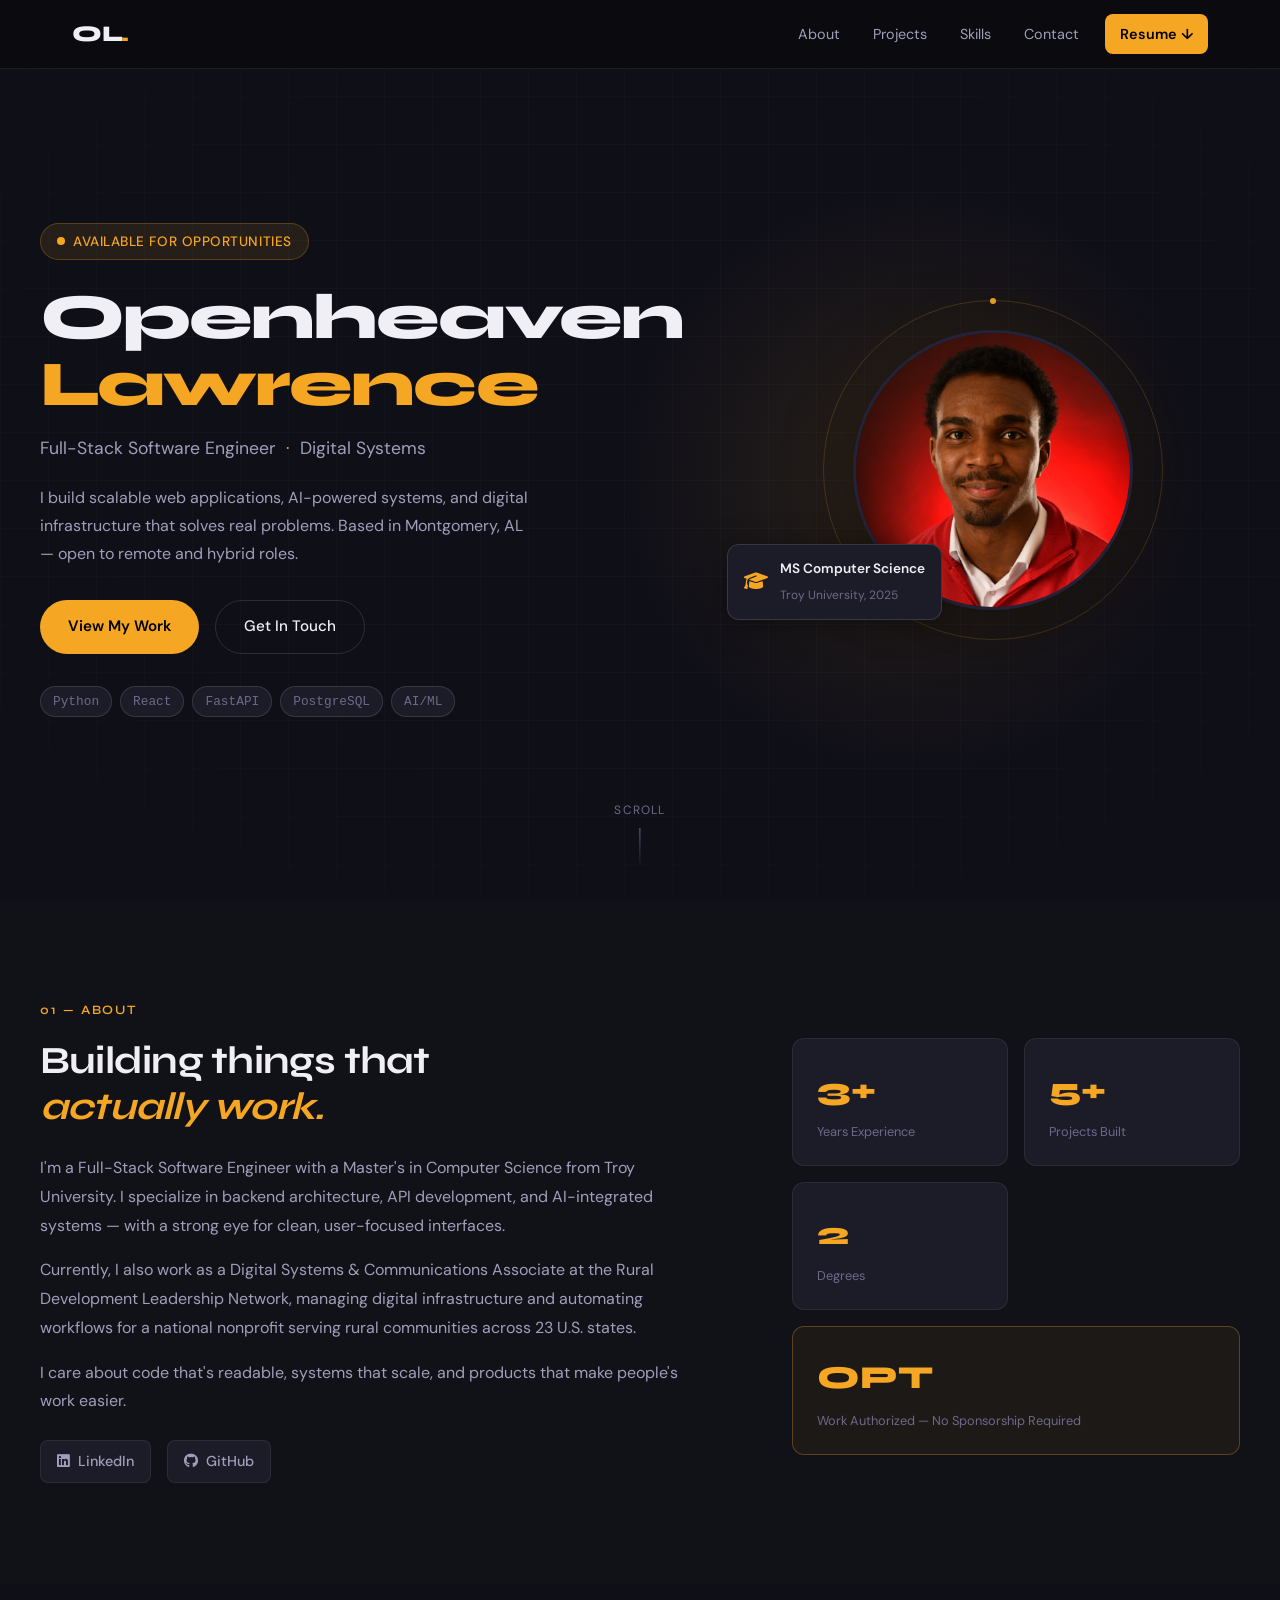
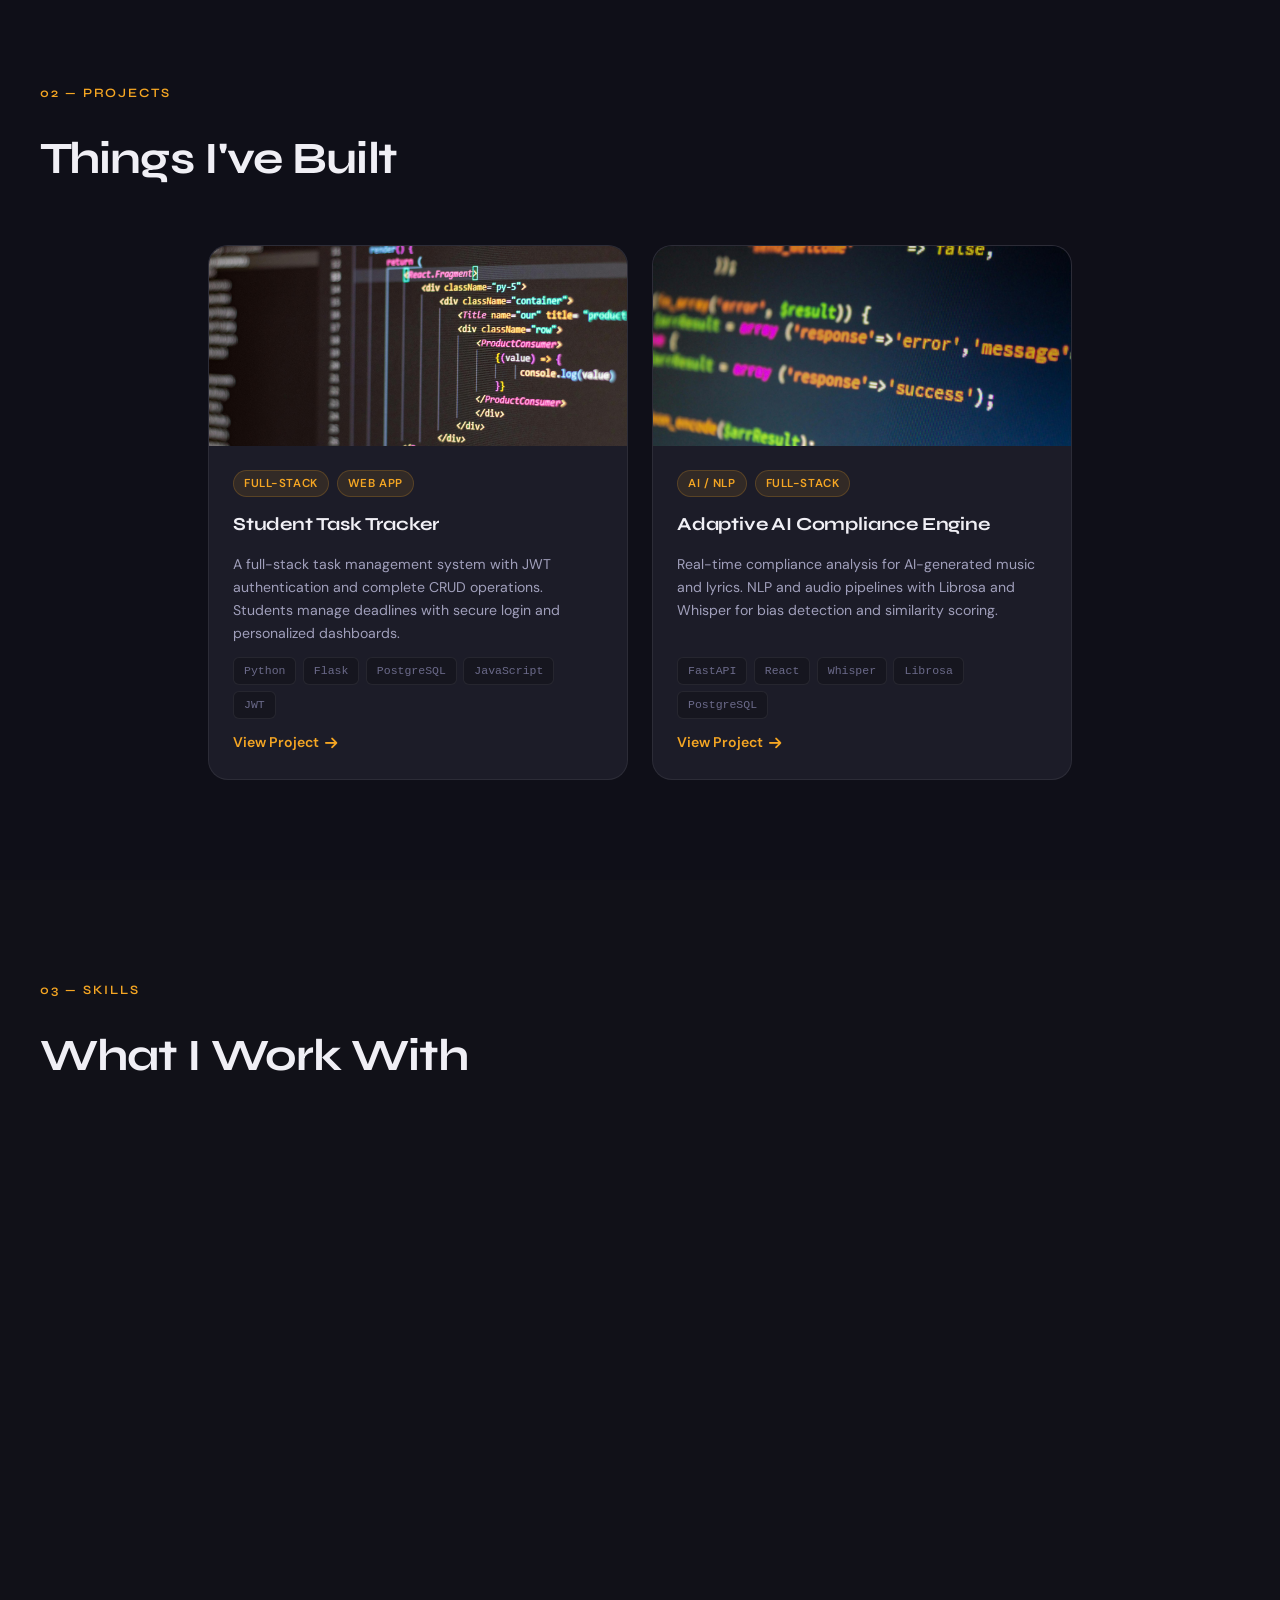
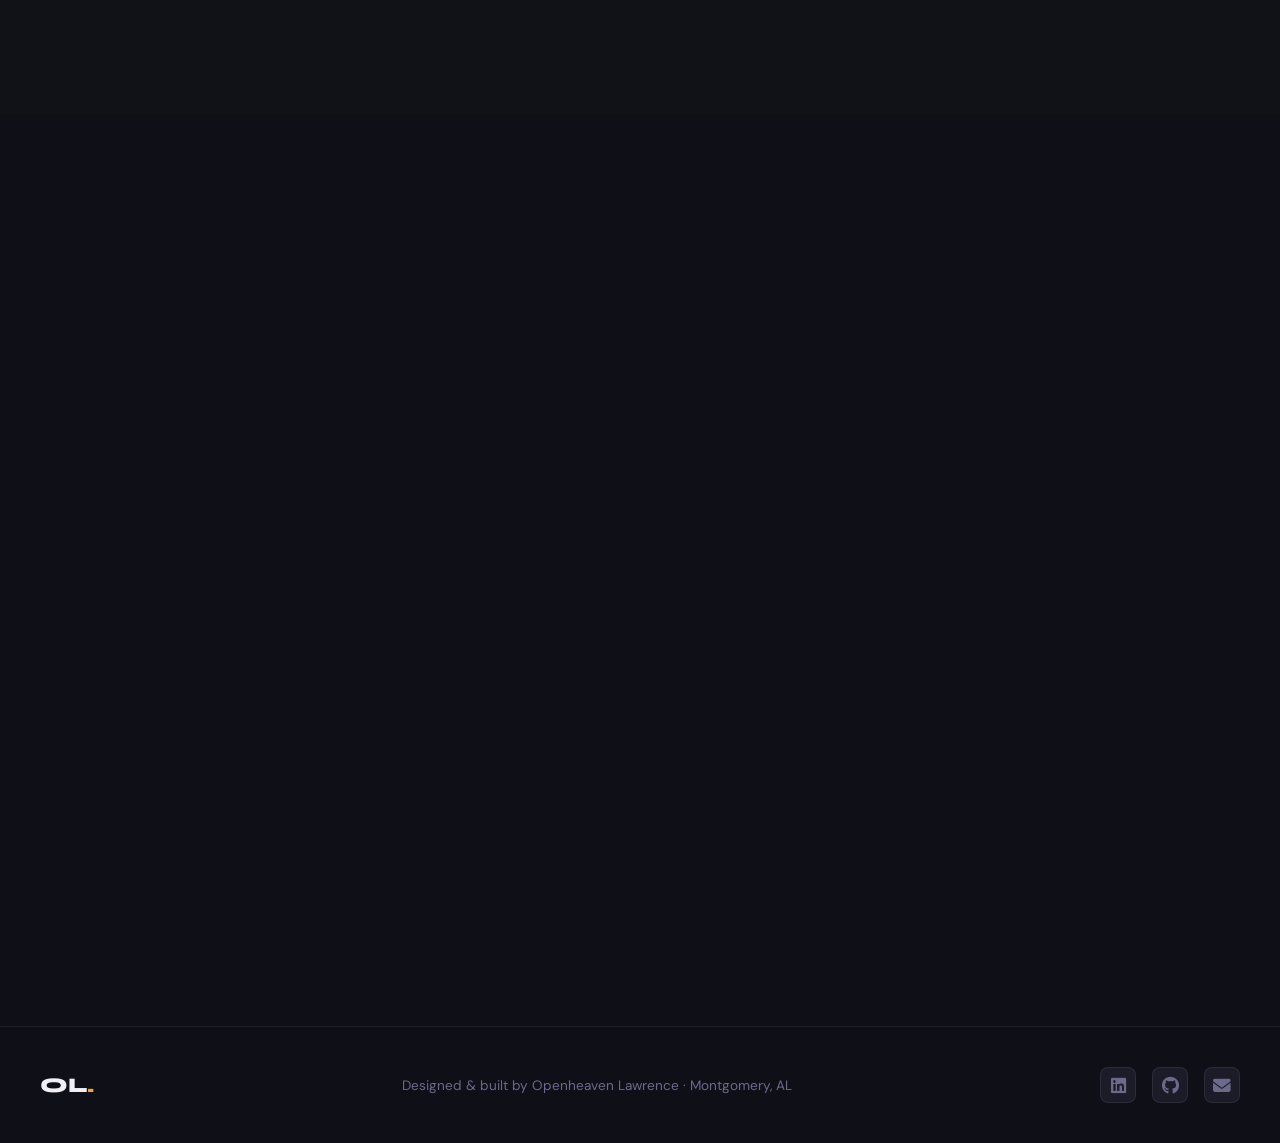
<file: index.html>
<!DOCTYPE html>
<html lang="en">
<head>
  <meta charset="UTF-8" />
  <meta name="viewport" content="width=device-width, initial-scale=1.0"/>
  <title>Openheaven Lawrence — Software Engineer</title>
  <link rel="preconnect" href="https://fonts.googleapis.com">
  <link rel="preconnect" href="https://fonts.gstatic.com" crossorigin>
  <link href="https://fonts.googleapis.com/css2?family=Syne:wght@400;600;700;800&family=DM+Sans:ital,opsz,wght@0,9..40,300;0,9..40,400;0,9..40,500;1,9..40,300&display=swap" rel="stylesheet">
  <link rel="stylesheet" href="https://cdnjs.cloudflare.com/ajax/libs/font-awesome/6.5.0/css/all.min.css"/>
  <link rel="stylesheet" href="styles.css">
</head>
<body>

  <nav id="navbar">
    <div class="nav-inner">
      <a class="nav-logo" href="#">OL<span class="dot">.</span></a>
      <div class="nav-links">
        <a href="#about">About</a>
        <a href="#projects">Projects</a>
        <a href="#skills">Skills</a>
        <a href="#contact">Contact</a>
        <a href="assets/MyResume.pdf" class="nav-cta" download>Resume ↓</a>
      </div>
      <button class="nav-burger" id="burger" aria-label="Toggle menu">
        <span></span><span></span><span></span>
      </button>
    </div>
  </nav>

  <div class="mobile-menu" id="mobileMenu">
    <a href="#about" class="mob-link">About</a>
    <a href="#projects" class="mob-link">Projects</a>
    <a href="#skills" class="mob-link">Skills</a>
    <a href="#contact" class="mob-link">Contact</a>
    <a href="assets/MyResume.pdf" class="mob-link cta-mob" download>Download Resume</a>
  </div>

  <section id="hero">
    <div class="hero-bg-grid"></div>
    <div class="hero-glow"></div>
    <div class="hero-inner">
      <div class="hero-text">
        <div class="hero-eyebrow">
          <span class="pulse-dot"></span>
          Available for opportunities
        </div>
        <h1 class="hero-name">Openheaven<br><span class="name-accent">Lawrence</span></h1>
        <p class="hero-role">Full-Stack Software Engineer <span class="role-sep">·</span> Digital Systems</p>
        <p class="hero-bio">I build scalable web applications, AI-powered systems, and digital infrastructure that solves real problems. Based in Montgomery, AL — open to remote and hybrid roles.</p>
        <div class="hero-actions">
          <a href="#projects" class="btn-primary">View My Work</a>
          <a href="#contact" class="btn-ghost">Get In Touch</a>
        </div>
        <div class="hero-stack">
          <span>Python</span><span>React</span><span>FastAPI</span><span>PostgreSQL</span><span>AI/ML</span>
        </div>
      </div>
      <div class="hero-image-wrap">
        <div class="hero-image-ring"></div>
        <img src="./images/myImage.jpg" alt="Openheaven Lawrence" class="hero-photo"/>
        <div class="hero-card floating">
          <i class="fa-solid fa-graduation-cap"></i>
          <div>
            <strong>MS Computer Science</strong>
            <span>Troy University, 2025</span>
          </div>
        </div>
      </div>
    </div>
    <div class="scroll-hint">
      <span>Scroll</span>
      <div class="scroll-line"></div>
    </div>
  </section>

  <section id="about">
    <div class="section-inner">
      <div class="section-label">01 — About</div>
      <div class="about-grid">
        <div class="about-text">
          <h2>Building things that<br><em>actually work.</em></h2>
          <p>I'm a Full-Stack Software Engineer with a Master's in Computer Science from Troy University. I specialize in backend architecture, API development, and AI-integrated systems — with a strong eye for clean, user-focused interfaces.</p>
          <p>Currently, I also work as a Digital Systems & Communications Associate at the Rural Development Leadership Network, managing digital infrastructure and automating workflows for a national nonprofit serving rural communities across 23 U.S. states.</p>
          <p>I care about code that's readable, systems that scale, and products that make people's work easier.</p>
          <div class="about-links">
            <a href="https://www.linkedin.com/in/openheaven-lawrence-335035288/" target="_blank" class="social-link">
              <i class="fa-brands fa-linkedin"></i> LinkedIn
            </a>
            <a href="https://github.com/lawopenheaven" target="_blank" class="social-link">
              <i class="fa-brands fa-github"></i> GitHub
            </a>
          </div>
        </div>
        <div class="about-stats">
          <div class="stat-card">
            <span class="stat-num">3+</span>
            <span class="stat-label">Years Experience</span>
          </div>
          <div class="stat-card">
            <span class="stat-num">5+</span>
            <span class="stat-label">Projects Built</span>
          </div>
          <div class="stat-card">
            <span class="stat-num">2</span>
            <span class="stat-label">Degrees</span>
          </div>
          <div class="stat-card highlight">
            <span class="stat-num">OPT</span>
            <span class="stat-label">Work Authorized — No Sponsorship Required</span>
          </div>
        </div>
      </div>
    </div>
  </section>

  <section id="projects">
    <div class="section-inner">
      <div class="section-label">02 — Projects</div>
      <h2 class="section-title">Things I've Built</h2>
      <div class="projects-grid">

        <div class="project-card featured">
          <div class="project-img-wrap">
            <img src="images/recent-project1.jpg" alt="Student Task Tracker"/>
            <div class="project-overlay">
              <a href="https://lawopenheaven.github.io/student-task-tracker/login.html" target="_blank" class="overlay-btn">Live Demo <i class="fa-solid fa-arrow-up-right-from-square"></i></a>
            </div>
          </div>
          <div class="project-info">
            <div class="project-meta">
              <span class="project-tag">Full-Stack</span>
              <span class="project-tag">Web App</span>
            </div>
            <h3>Student Task Tracker</h3>
            <p>A full-stack task management system with JWT authentication and complete CRUD operations. Students manage deadlines with secure login and personalized dashboards.</p>
            <div class="project-stack">
              <span>Python</span><span>Flask</span><span>PostgreSQL</span><span>JavaScript</span><span>JWT</span>
            </div>
            <a href="https://lawopenheaven.github.io/student-task-tracker/login.html" target="_blank" class="project-link">
              View Project <i class="fa-solid fa-arrow-right"></i>
            </a>
          </div>
        </div>

        <div class="project-card">
          <div class="project-img-wrap">
            <img src="images/recent-project2.jpg" alt="AI Compliance Engine"/>
          </div>
          <div class="project-info">
            <div class="project-meta">
              <span class="project-tag">AI / NLP</span>
              <span class="project-tag">Full-Stack</span>
            </div>
            <h3>Adaptive AI Compliance Engine</h3>
            <p>Real-time compliance analysis for AI-generated music and lyrics. NLP and audio pipelines with Librosa and Whisper for bias detection and similarity scoring.</p>
            <div class="project-stack">
              <span>FastAPI</span><span>React</span><span>Whisper</span><span>Librosa</span><span>PostgreSQL</span>
            </div>
            <a href="https://github.com/LawOpenheaven/musicpolice" target="_blank" class="project-link">
              View Project <i class="fa-solid fa-arrow-right"></i>
            </a>
          </div>
        </div>


      </div>
    </div>
  </section>

  <section id="skills">
    <div class="section-inner">
      <div class="section-label">03 — Skills</div>
      <h2 class="section-title">What I Work With</h2>
      <div class="skills-grid">
        <div class="skill-group">
          <div class="skill-group-icon"><i class="fa-solid fa-paintbrush"></i></div>
          <h4>Frontend</h4>
          <div class="skill-tags"><span>React</span><span>JavaScript</span><span>HTML5</span><span>CSS3</span></div>
        </div>
        <div class="skill-group">
          <div class="skill-group-icon"><i class="fa-solid fa-server"></i></div>
          <h4>Backend</h4>
          <div class="skill-tags"><span>Python</span><span>FastAPI</span><span>Flask</span><span>REST APIs</span><span>C++</span></div>
        </div>
        <div class="skill-group">
          <div class="skill-group-icon"><i class="fa-solid fa-database"></i></div>
          <h4>Databases</h4>
          <div class="skill-tags"><span>PostgreSQL</span><span>SQL</span></div>
        </div>
        <div class="skill-group">
          <div class="skill-group-icon"><i class="fa-solid fa-brain"></i></div>
          <h4>AI / ML</h4>
          <div class="skill-tags"><span>TensorFlow</span><span>Keras</span><span>scikit-learn</span><span>OpenCV</span><span>NLP</span></div>
        </div>
        <div class="skill-group">
          <div class="skill-group-icon"><i class="fa-solid fa-bullhorn"></i></div>
          <h4>Digital Systems</h4>
          <div class="skill-tags"><span>Google Workspace</span><span>Canva</span><span>LinkedIn</span><span>Workflow Automation</span></div>
        </div>
        <div class="skill-group">
          <div class="skill-group-icon"><i class="fa-solid fa-wrench"></i></div>
          <h4>Tools</h4>
          <div class="skill-tags"><span>Git</span><span>Linux</span><span>VS Code</span><span>JWT Auth</span></div>
        </div>
      </div>
    </div>
  </section>

  <section id="contact">
    <div class="section-inner">
      <div class="section-label">04 — Contact</div>
      <h2 class="section-title">Let's Work Together</h2>
      <p class="contact-intro">I'm actively looking for software engineering and digital systems roles. Whether you have a position, a project, or just want to connect — my inbox is open.</p>
      <div class="contact-grid">
        <div class="contact-info-block">
          <div class="contact-item">
            <div class="contact-icon"><i class="fa-solid fa-envelope"></i></div>
            <div>
              <span class="contact-label">Email</span>
              <a href="mailto:openheavenlawrence77@gmail.com">openheavenlawrence77@gmail.com</a>
            </div>
          </div>
          <div class="contact-item">
            <div class="contact-icon"><i class="fa-solid fa-phone"></i></div>
            <div>
              <span class="contact-label">Phone</span>
              <a href="tel:+13344400743">+1 (334) 440-0743</a>
            </div>
          </div>
          <div class="contact-item">
            <div class="contact-icon"><i class="fa-solid fa-location-dot"></i></div>
            <div>
              <span class="contact-label">Location</span>
              <span>Montgomery, Alabama, USA</span>
            </div>
          </div>
          <div class="contact-item">
            <div class="contact-icon"><i class="fa-brands fa-linkedin"></i></div>
            <div>
              <span class="contact-label">LinkedIn</span>
              <a href="https://www.linkedin.com/in/openheaven-lawrence-335035288/" target="_blank">openheaven-lawrence</a>
            </div>
          </div>
        </div>
        <form class="contact-form" action="https://formspree.io/f/meelovyd" method="post">
          <div class="form-row">
            <div class="form-group">
              <label>Your Name</label>
              <input type="text" name="name" placeholder="Jane Smith" required/>
            </div>
            <div class="form-group">
              <label>Email Address</label>
              <input type="email" name="email" placeholder="jane@company.com" required/>
            </div>
          </div>
          <div class="form-group">
            <label>Subject</label>
            <input type="text" name="subject" placeholder="Job opportunity at Acme Corp"/>
          </div>
          <div class="form-group">
            <label>Message</label>
            <textarea name="message" rows="5" placeholder="Tell me about the role or project..."></textarea>
          </div>
          <button type="submit" class="btn-primary full-width">Send Message <i class="fa-solid fa-paper-plane"></i></button>
        </form>
      </div>
    </div>
  </section>

  <footer>
    <div class="footer-inner">
      <span class="footer-logo">OL<span class="dot">.</span></span>
      <p>Designed & built by Openheaven Lawrence · Montgomery, AL</p>
      <div class="footer-links">
        <a href="https://www.linkedin.com/in/openheaven-lawrence-335035288/" target="_blank"><i class="fa-brands fa-linkedin"></i></a>
        <a href="https://github.com/lawopenheaven" target="_blank"><i class="fa-brands fa-github"></i></a>
        <a href="mailto:openheavenlawrence77@gmail.com"><i class="fa-solid fa-envelope"></i></a>
      </div>
    </div>
  </footer>

  <script src="index.js"></script>
</body>
</html>
</file>
<file: styles.css>
/* ========================================
   OPENHEAVEN LAWRENCE — PORTFOLIO STYLES
   Theme: Dark editorial with amber accent
   ======================================== */

:root {
  --bg: #0f0f18;
  --bg2: #111118;
  --bg3: #16161f;
  --surface: #1c1c28;
  --surface2: #22223a;
  --border: rgba(255,255,255,0.07);
  --border2: rgba(255,255,255,0.12);
  --accent: #f5a623;
  --accent2: #ff6b35;
  --text: #f0eff5;
  --text2: #a09fbb;
  --text3: #6b6a8a;
  --font-display: 'Syne', sans-serif;
  --font-body: 'DM Sans', sans-serif;
  --radius: 12px;
  --radius-lg: 20px;
  --shadow: 0 4px 32px rgba(0,0,0,0.4);
  --shadow-lg: 0 8px 64px rgba(0,0,0,0.6);
  --transition: 0.3s cubic-bezier(0.4, 0, 0.2, 1);
}

*, *::before, *::after { box-sizing: border-box; margin: 0; padding: 0; }

html { scroll-behavior: smooth; }

body {
  font-family: var(--font-body);
  background: var(--bg);
  color: var(--text);
  line-height: 1.7;
  overflow-x: hidden;
  -webkit-font-smoothing: antialiased;
}

/* ── SCROLLBAR ── */
::-webkit-scrollbar { width: 4px; }
::-webkit-scrollbar-track { background: var(--bg); }
::-webkit-scrollbar-thumb { background: var(--accent); border-radius: 4px; }

/* ── SELECTION ── */
::selection { background: var(--accent); color: #000; }

/* ── NAV ── */
#navbar {
  position: fixed; top: 0; left: 0; right: 0; z-index: 100;
  background: rgba(10,10,15,0.85);
  backdrop-filter: blur(20px);
  border-bottom: 1px solid var(--border);
  transition: var(--transition);
}
#navbar.scrolled { background: rgba(10,10,15,0.97); }

.nav-inner {
  max-width: 1200px; margin: 0 auto;
  padding: 0 2rem;
  height: 68px;
  display: flex; align-items: center; justify-content: space-between;
}

.nav-logo {
  font-family: var(--font-display);
  font-weight: 800; font-size: 1.4rem;
  color: var(--text); text-decoration: none;
  letter-spacing: -0.02em;
}

.dot { color: var(--accent); }

.nav-links {
  display: flex; align-items: center; gap: 0.25rem;
}

.nav-links a {
  color: var(--text2); text-decoration: none;
  font-size: 0.9rem; font-weight: 400;
  padding: 0.5rem 0.9rem;
  border-radius: 8px;
  transition: var(--transition);
}
.nav-links a:hover { color: var(--text); background: var(--surface); }

.nav-cta {
  background: var(--accent) !important;
  color: #000 !important;
  font-weight: 600 !important;
  margin-left: 0.5rem;
}
.nav-cta:hover { background: #ffbb44 !important; transform: translateY(-1px); }

.nav-burger {
  display: none; flex-direction: column; gap: 5px;
  background: none; border: none; cursor: pointer; padding: 4px;
}
.nav-burger span {
  display: block; width: 22px; height: 2px;
  background: var(--text); border-radius: 2px;
  transition: var(--transition);
}

/* ── MOBILE MENU ── */
.mobile-menu {
  position: fixed; top: 68px; left: 0; right: 0; z-index: 99;
  background: var(--bg2);
  border-bottom: 1px solid var(--border);
  display: none; flex-direction: column; padding: 1rem 2rem 1.5rem;
  gap: 0.25rem;
  transform: translateY(-10px); opacity: 0;
  transition: var(--transition);
}
.mobile-menu.open { display: flex; transform: translateY(0); opacity: 1; }

.mob-link {
  color: var(--text2); text-decoration: none;
  font-size: 1.05rem; padding: 0.75rem 0;
  border-bottom: 1px solid var(--border);
  transition: var(--transition);
}
.mob-link:hover { color: var(--accent); }
.cta-mob {
  margin-top: 0.5rem;
  background: var(--accent); color: #000 !important;
  text-align: center; border-radius: 8px; font-weight: 600;
  border: none !important;
}

/* ── HERO ── */
#hero {
  min-height: 100vh;
  display: flex; align-items: center;
  padding: 100px 2rem 60px;
  position: relative; overflow: hidden;
}

.hero-bg-grid {
  position: absolute; inset: 0; z-index: 0;
  background-image:
    linear-gradient(rgba(255,255,255,0.025) 1px, transparent 1px),
    linear-gradient(90deg, rgba(255,255,255,0.025) 1px, transparent 1px);
  background-size: 48px 48px;
  mask-image: radial-gradient(ellipse 80% 70% at 50% 50%, black 40%, transparent 100%);
}

.hero-glow {
  position: absolute; top: 20%; right: 5%;
  width: 600px; height: 600px;
  background: radial-gradient(circle, rgba(245,166,35,0.12) 0%, transparent 70%);
  z-index: 0; pointer-events: none;
}

.hero-inner {
  position: relative; z-index: 1;
  max-width: 1200px; margin: 0 auto; width: 100%;
  display: grid; grid-template-columns: 1fr 1fr;
  gap: 4rem; align-items: center;
}

.hero-eyebrow {
  display: inline-flex; align-items: center; gap: 8px;
  font-size: 0.85rem; color: var(--accent);
  font-weight: 500; letter-spacing: 0.04em;
  text-transform: uppercase;
  background: rgba(245,166,35,0.1);
  border: 1px solid rgba(245,166,35,0.25);
  border-radius: 100px;
  padding: 6px 16px;
  margin-bottom: 1.5rem;
}

.pulse-dot {
  width: 8px; height: 8px; border-radius: 50%;
  background: var(--accent);
  box-shadow: 0 0 0 0 rgba(245,166,35,0.5);
  animation: pulse 2s infinite;
}

@keyframes pulse {
  0% { box-shadow: 0 0 0 0 rgba(245,166,35,0.5); }
  70% { box-shadow: 0 0 0 8px rgba(245,166,35,0); }
  100% { box-shadow: 0 0 0 0 rgba(245,166,35,0); }
}

.hero-name {
  font-family: var(--font-display);
  font-size: clamp(2.8rem, 5vw, 4.5rem);
  font-weight: 800;
  line-height: 1.05;
  letter-spacing: -0.03em;
  margin-bottom: 1rem;
}

.name-accent { color: var(--accent); }

.hero-role {
  font-size: 1.1rem; color: var(--text2);
  margin-bottom: 1.25rem; font-weight: 400;
}

.role-sep { color: var(--accent); margin: 0 6px; }

.hero-bio {
  font-size: 1rem; color: var(--text2);
  max-width: 500px; margin-bottom: 2rem;
  line-height: 1.75;
}

.hero-actions {
  display: flex; gap: 1rem; flex-wrap: wrap;
  margin-bottom: 2rem;
}

.hero-stack {
  display: flex; flex-wrap: wrap; gap: 0.5rem;
}
.hero-stack span {
  background: var(--surface);
  border: 1px solid var(--border2);
  color: var(--text3);
  font-size: 0.8rem;
  padding: 4px 12px;
  border-radius: 100px;
  font-family: 'Courier New', monospace;
}

/* ── HERO IMAGE ── */
.hero-image-wrap {
  position: relative;
  display: flex; justify-content: center; align-items: center;
}

.hero-image-ring {
  position: absolute;
  width: 340px; height: 340px;
  border-radius: 50%;
  border: 1px solid rgba(245,166,35,0.2);
  animation: spin 20s linear infinite;
}
.hero-image-ring::before {
  content: '';
  position: absolute; top: -3px; left: 50%;
  width: 6px; height: 6px;
  background: var(--accent); border-radius: 50%;
  transform: translateX(-50%);
}

@keyframes spin { from { transform: rotate(0deg); } to { transform: rotate(360deg); } }

.hero-photo {
  width: 280px; height: 280px;
  border-radius: 50%;
  object-fit: cover; object-position: top;
  border: 3px solid var(--surface2);
  box-shadow: var(--shadow-lg), 0 0 60px rgba(245,166,35,0.1);
  position: relative; z-index: 1;
}

.hero-card {
  position: absolute;
  bottom: -10px; left: -20px;
  background: var(--surface);
  border: 1px solid var(--border2);
  border-radius: var(--radius);
  padding: 12px 16px;
  display: flex; align-items: center; gap: 12px;
  box-shadow: var(--shadow);
  z-index: 2;
}
.hero-card i { color: var(--accent); font-size: 1.2rem; }
.hero-card strong { display: block; font-size: 0.85rem; font-weight: 600; }
.hero-card span { font-size: 0.75rem; color: var(--text3); }

@keyframes float {
  0%, 100% { transform: translateY(0); }
  50% { transform: translateY(-8px); }
}
.floating { animation: float 4s ease-in-out infinite; }

.scroll-hint {
  position: absolute; bottom: 2rem; left: 50%;
  transform: translateX(-50%);
  display: flex; flex-direction: column; align-items: center; gap: 8px;
  color: var(--text3); font-size: 0.75rem; letter-spacing: 0.1em; text-transform: uppercase;
}
.scroll-line {
  width: 1px; height: 40px;
  background: linear-gradient(to bottom, var(--text3), transparent);
  animation: scrollDown 1.5s ease-in-out infinite;
}
@keyframes scrollDown {
  0% { transform: scaleY(0); transform-origin: top; }
  50% { transform: scaleY(1); transform-origin: top; }
  51% { transform: scaleY(1); transform-origin: bottom; }
  100% { transform: scaleY(0); transform-origin: bottom; }
}

/* ── BUTTONS ── */
.btn-primary {
  display: inline-flex; align-items: center; gap: 8px;
  background: var(--accent); color: #000;
  font-family: var(--font-body);
  font-weight: 600; font-size: 0.95rem;
  padding: 13px 28px;
  border-radius: 100px;
  text-decoration: none; border: none; cursor: pointer;
  transition: var(--transition);
}
.btn-primary:hover { background: #ffbb44; transform: translateY(-2px); box-shadow: 0 8px 24px rgba(245,166,35,0.3); }
.btn-primary.full-width { width: 100%; justify-content: center; }

.btn-ghost {
  display: inline-flex; align-items: center; gap: 8px;
  background: transparent; color: var(--text);
  font-family: var(--font-body);
  font-weight: 500; font-size: 0.95rem;
  padding: 13px 28px;
  border-radius: 100px;
  text-decoration: none;
  border: 1px solid var(--border2);
  transition: var(--transition);
}
.btn-ghost:hover { border-color: var(--accent); color: var(--accent); background: rgba(245,166,35,0.05); }

/* ── SECTIONS ── */
section { padding: 100px 2rem; }
section:nth-child(even) { background: var(--bg2); }

.section-inner { max-width: 1200px; margin: 0 auto; }

.section-label {
  font-family: var(--font-display);
  font-size: 0.8rem; letter-spacing: 0.15em;
  text-transform: uppercase; color: var(--accent);
  font-weight: 600; margin-bottom: 1rem;
}

.section-title {
  font-family: var(--font-display);
  font-size: clamp(2rem, 4vw, 2.8rem);
  font-weight: 700; letter-spacing: -0.02em;
  margin-bottom: 3rem;
}

/* ── ABOUT ── */
.about-grid {
  display: grid; grid-template-columns: 1.2fr 0.8fr;
  gap: 5rem; align-items: start;
}

.about-text h2 {
  font-family: var(--font-display);
  font-size: clamp(1.8rem, 3vw, 2.5rem);
  font-weight: 700; line-height: 1.2;
  letter-spacing: -0.02em;
  margin-bottom: 1.5rem;
}
.about-text h2 em { color: var(--accent); font-style: italic; }

.about-text p {
  color: var(--text2); margin-bottom: 1rem; font-size: 1rem; line-height: 1.8;
}

.about-links { display: flex; gap: 1rem; margin-top: 1.5rem; flex-wrap: wrap; }

.social-link {
  display: inline-flex; align-items: center; gap: 8px;
  color: var(--text2); text-decoration: none;
  font-size: 0.9rem; font-weight: 500;
  padding: 8px 16px;
  background: var(--surface); border: 1px solid var(--border);
  border-radius: 8px; transition: var(--transition);
}
.social-link:hover { color: var(--accent); border-color: var(--accent); background: rgba(245,166,35,0.05); }

.about-stats {
  display: grid; grid-template-columns: 1fr 1fr; gap: 1rem;
}

.stat-card {
  background: var(--surface);
  border: 1px solid var(--border);
  border-radius: var(--radius);
  padding: 1.5rem;
  display: flex; flex-direction: column; gap: 6px;
  transition: var(--transition);
}
.stat-card:hover { border-color: var(--border2); transform: translateY(-2px); }
.stat-card.highlight { grid-column: 1 / -1; border-color: rgba(245,166,35,0.3); background: rgba(245,166,35,0.05); }

.stat-num {
  font-family: var(--font-display);
  font-size: 2rem; font-weight: 800;
  color: var(--accent);
}

.stat-label { font-size: 0.8rem; color: var(--text3); line-height: 1.4; }

/* ── PROJECTS ── */
.projects-grid {
  display: grid; grid-template-columns: repeat(2, minmax(0, 420px));
  gap: 1.5rem; justify-content: center;
}

.project-card {
  background: var(--surface);
  border: 1px solid var(--border);
  border-radius: var(--radius-lg);
  overflow: hidden;
  display: flex; flex-direction: column;
  transition: var(--transition);
}
.project-card:hover { border-color: var(--border2); transform: translateY(-4px); box-shadow: var(--shadow-lg); }

.project-card.featured { grid-column: 1; grid-row: 1; }

.project-img-wrap { position: relative; overflow: hidden; }
.project-img-wrap img {
  width: 100%; height: 200px;
  object-fit: cover; display: block;
  transition: transform 0.5s ease;
}
.project-card:hover .project-img-wrap img { transform: scale(1.05); }

.project-overlay {
  position: absolute; inset: 0;
  background: rgba(10,10,15,0.8);
  display: flex; align-items: center; justify-content: center;
  opacity: 0; transition: var(--transition);
}
.project-card:hover .project-overlay { opacity: 1; }

.project-overlay.coming-soon {
  opacity: 1; background: rgba(10,10,15,0.6);
}
.project-overlay.coming-soon span {
  background: var(--surface2); color: var(--text3);
  padding: 6px 16px; border-radius: 100px; font-size: 0.8rem;
  border: 1px solid var(--border);
}

.overlay-btn {
  background: var(--accent); color: #000;
  padding: 10px 22px; border-radius: 100px;
  text-decoration: none; font-weight: 600; font-size: 0.85rem;
  display: flex; align-items: center; gap: 6px;
  transition: var(--transition);
}
.overlay-btn:hover { background: #ffbb44; }

.project-img-placeholder {
  height: 160px; background: var(--bg3);
  display: flex; align-items: center; justify-content: center;
}
.project-img-placeholder i { font-size: 3rem; color: var(--text3); }

.project-info { padding: 1.5rem; flex: 1; display: flex; flex-direction: column; gap: 0.75rem; }

.project-meta { display: flex; gap: 0.5rem; flex-wrap: wrap; }

.project-tag {
  font-size: 0.72rem; font-weight: 600;
  letter-spacing: 0.05em; text-transform: uppercase;
  color: var(--accent);
  background: rgba(245,166,35,0.1);
  border: 1px solid rgba(245,166,35,0.2);
  padding: 3px 10px; border-radius: 100px;
}

.project-info h3 {
  font-family: var(--font-display);
  font-size: 1.15rem; font-weight: 700;
  letter-spacing: -0.01em;
}

.project-info p { font-size: 0.88rem; color: var(--text2); line-height: 1.65; flex: 1; }

.project-stack { display: flex; flex-wrap: wrap; gap: 0.4rem; }
.project-stack span {
  font-size: 0.72rem; color: var(--text3);
  background: var(--bg3); border: 1px solid var(--border);
  padding: 3px 10px; border-radius: 6px;
  font-family: 'Courier New', monospace;
}

.project-link {
  display: inline-flex; align-items: center; gap: 6px;
  color: var(--accent); text-decoration: none;
  font-size: 0.88rem; font-weight: 600;
  transition: var(--transition); margin-top: auto;
}
.project-link:hover { gap: 10px; }
.project-link.muted { color: var(--text3); font-weight: 400; cursor: default; }

/* ── SKILLS ── */
.skills-grid {
  display: grid; grid-template-columns: repeat(3, 1fr);
  gap: 1.5rem;
}

.skill-group {
  background: var(--surface);
  border: 1px solid var(--border);
  border-radius: var(--radius);
  padding: 1.75rem;
  transition: var(--transition);
}
.skill-group:hover { border-color: rgba(245,166,35,0.3); transform: translateY(-2px); }

.skill-group-icon {
  width: 44px; height: 44px;
  background: rgba(245,166,35,0.1);
  border: 1px solid rgba(245,166,35,0.2);
  border-radius: 10px;
  display: flex; align-items: center; justify-content: center;
  color: var(--accent); font-size: 1rem;
  margin-bottom: 1rem;
}

.skill-group h4 {
  font-family: var(--font-display);
  font-size: 0.95rem; font-weight: 700;
  margin-bottom: 0.75rem; letter-spacing: 0.01em;
}

.skill-tags { display: flex; flex-wrap: wrap; gap: 0.4rem; }
.skill-tags span {
  font-size: 0.78rem; color: var(--text2);
  background: var(--bg3); border: 1px solid var(--border);
  padding: 4px 12px; border-radius: 6px;
  transition: var(--transition);
}
.skill-tags span:hover { border-color: var(--accent); color: var(--accent); }

/* ── CONTACT ── */
.contact-intro {
  color: var(--text2); font-size: 1.05rem;
  max-width: 600px; margin-bottom: 3rem; line-height: 1.75;
}

.contact-grid {
  display: grid; grid-template-columns: 1fr 1.5fr;
  gap: 4rem; align-items: start;
}

.contact-info-block { display: flex; flex-direction: column; gap: 1.5rem; }

.contact-item {
  display: flex; align-items: flex-start; gap: 1rem;
}

.contact-icon {
  width: 40px; height: 40px;
  background: var(--surface);
  border: 1px solid var(--border);
  border-radius: 10px;
  display: flex; align-items: center; justify-content: center;
  color: var(--accent); font-size: 0.95rem;
  flex-shrink: 0;
}

.contact-label {
  display: block; font-size: 0.72rem;
  text-transform: uppercase; letter-spacing: 0.1em;
  color: var(--text3); margin-bottom: 2px;
}

.contact-item a, .contact-item span {
  font-size: 0.92rem; color: var(--text2);
  text-decoration: none; transition: var(--transition);
  word-break: break-all;
}
.contact-item a:hover { color: var(--accent); }

/* ── FORM ── */
.contact-form {
  display: flex; flex-direction: column; gap: 1.25rem;
}

.form-row { display: grid; grid-template-columns: 1fr 1fr; gap: 1rem; }

.form-group { display: flex; flex-direction: column; gap: 0.5rem; }

.form-group label {
  font-size: 0.8rem; font-weight: 500;
  color: var(--text3); letter-spacing: 0.04em;
}

.form-group input, .form-group textarea {
  background: var(--surface);
  border: 1px solid var(--border);
  border-radius: var(--radius);
  padding: 12px 16px;
  color: var(--text);
  font-family: var(--font-body); font-size: 0.93rem;
  transition: var(--transition);
  width: 100%; outline: none; resize: vertical;
}
.form-group input::placeholder, .form-group textarea::placeholder { color: var(--text3); }
.form-group input:focus, .form-group textarea:focus {
  border-color: var(--accent);
  box-shadow: 0 0 0 3px rgba(245,166,35,0.1);
}

/* ── FOOTER ── */
footer {
  background: var(--bg); border-top: 1px solid var(--border);
  padding: 2.5rem 2rem;
}

.footer-inner {
  max-width: 1200px; margin: 0 auto;
  display: flex; align-items: center; justify-content: space-between;
  flex-wrap: wrap; gap: 1rem;
}

.footer-logo {
  font-family: var(--font-display);
  font-weight: 800; font-size: 1.3rem;
}

footer p { color: var(--text3); font-size: 0.85rem; }

.footer-links { display: flex; gap: 1rem; }
.footer-links a {
  color: var(--text3); font-size: 1.1rem;
  text-decoration: none; transition: var(--transition);
  width: 36px; height: 36px;
  display: flex; align-items: center; justify-content: center;
  background: var(--surface); border: 1px solid var(--border);
  border-radius: 8px;
}
.footer-links a:hover { color: var(--accent); border-color: var(--accent); }

/* ── ANIMATIONS ── */
.reveal {
  opacity: 0; transform: translateY(24px);
  transition: opacity 0.6s ease, transform 0.6s ease;
}
.reveal.visible { opacity: 1; transform: none; }

/* ── RESPONSIVE ── */
@media (max-width: 1024px) {
  .projects-grid { grid-template-columns: 1fr 1fr; }
  .project-card.featured { grid-column: 1 / -1; }
  .skills-grid { grid-template-columns: repeat(2, 1fr); }
  .about-grid { grid-template-columns: 1fr; gap: 3rem; }
}

@media (max-width: 768px) {
  section { padding: 70px 1.25rem; }

  .nav-links { display: none; }
  .nav-burger { display: flex; }

  .hero-inner { grid-template-columns: 1fr; text-align: center; gap: 3rem; }
  .hero-image-wrap { order: -1; }
  .hero-bio { margin: 0 auto 2rem; }
  .hero-actions { justify-content: center; }
  .hero-stack { justify-content: center; }
  .hero-eyebrow { justify-content: center; }
  .hero-card { left: 50%; transform: translateX(-50%); bottom: -20px; white-space: nowrap; }
  .hero-photo { width: 220px; height: 220px; }
  .hero-image-ring { width: 260px; height: 260px; }

  .projects-grid { grid-template-columns: 1fr; }
  .project-card.featured { grid-column: 1; }
  .skills-grid { grid-template-columns: 1fr 1fr; }

  .contact-grid { grid-template-columns: 1fr; gap: 2.5rem; }
  .form-row { grid-template-columns: 1fr; }

  .footer-inner { flex-direction: column; text-align: center; }
  .footer-links { justify-content: center; }
}

@media (max-width: 480px) {
  .skills-grid { grid-template-columns: 1fr; }
  .about-stats { grid-template-columns: 1fr 1fr; }
}
</file>
